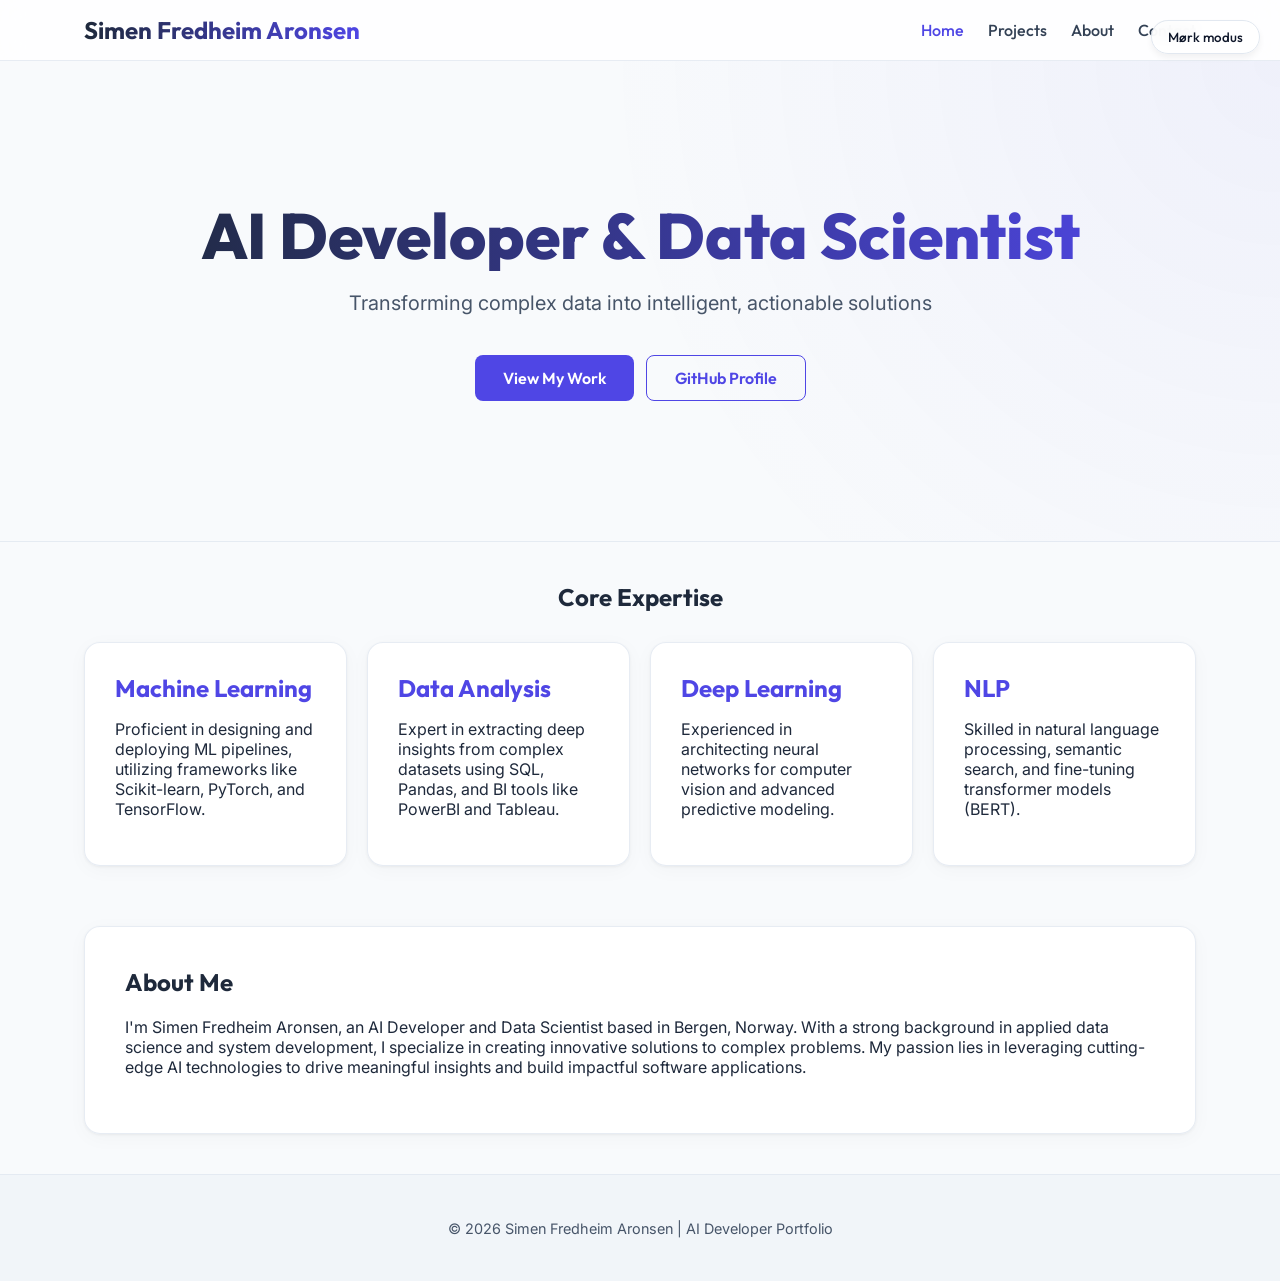
<file: index.html>
<!DOCTYPE html>
<html lang="en">
<head>
    <meta charset="utf-8">
    <meta name="viewport" content="width=device-width, initial-scale=1">
    <base href=".">
    <link rel="stylesheet" href="styles.css">
    <script defer src="script.js"></script>
    <title>Simen Fredheim Aronsen - AI Developer Portfolio</title>
    <meta name="description" content="Portfolio of Simen Fredheim Aronsen, an AI Developer and Data Scientist based in Bergen, Norway.">
    <meta property="og:title" content="Simen Fredheim Aronsen - AI Developer Portfolio">
    <meta property="og:description" content="Portfolio of Simen Fredheim Aronsen, an AI Developer and Data Scientist based in Bergen, Norway.">
    <meta property="og:type" content="website">
    <meta property="og:image" content="images/IMG_0593.jpg">
    <meta name="twitter:card" content="summary_large_image">
</head>
<body>
    <button id="themeToggle" type="button">Lys modus</button>
    <site-header current-page="home"></site-header>

    <main>
        <section id="showcase">
            <div class="container">
                <h1>AI Developer &amp; Data Scientist</h1>
                <p>Transforming complex data into intelligent, actionable solutions</p>
                <div class="button-group" style="justify-content: center;">
                    <a href="projects.html" class="button">View My Work</a>
                    <a href="https://github.com/SimenA89" target="_blank" class="button outline">GitHub Profile</a>
                </div>
            </div>
        </section>

        <section id="skills">
            <div class="container">
                <h2 style="text-align: center; margin-bottom: 10px;">Core Expertise</h2>
                <div class="skill-container">
                    <div class="skill">
                        <h3>Machine Learning</h3>
                        <p>Proficient in designing and deploying ML pipelines, utilizing frameworks like Scikit-learn, PyTorch, and TensorFlow.</p>
                    </div>
                    <div class="skill">
                        <h3>Data Analysis</h3>
                        <p>Expert in extracting deep insights from complex datasets using SQL, Pandas, and BI tools like PowerBI and Tableau.</p>
                    </div>
                    <div class="skill">
                        <h3>Deep Learning</h3>
                        <p>Experienced in architecting neural networks for computer vision and advanced predictive modeling.</p>
                    </div>
                    <div class="skill">
                        <h3>NLP</h3>
                        <p>Skilled in natural language processing, semantic search, and fine-tuning transformer models (BERT).</p>
                    </div>
                </div>
            </div>
        </section>

        <section class="container" style="padding-top: 20px;">
            <div style="background: var(--card-bg); padding: 40px; border-radius: 16px; box-shadow: var(--card-shadow); border: 1px solid var(--card-border);">
                <h2>About Me</h2>
                <p>I'm Simen Fredheim Aronsen, an AI Developer and Data Scientist based in Bergen, Norway. With a strong background in applied data science and system development, I specialize in creating innovative solutions to complex problems. My passion lies in leveraging cutting-edge AI technologies to drive meaningful insights and build impactful software applications.</p>
            </div>
        </section>
    </main>

    <site-footer></site-footer>
</body>
</html>
</file>
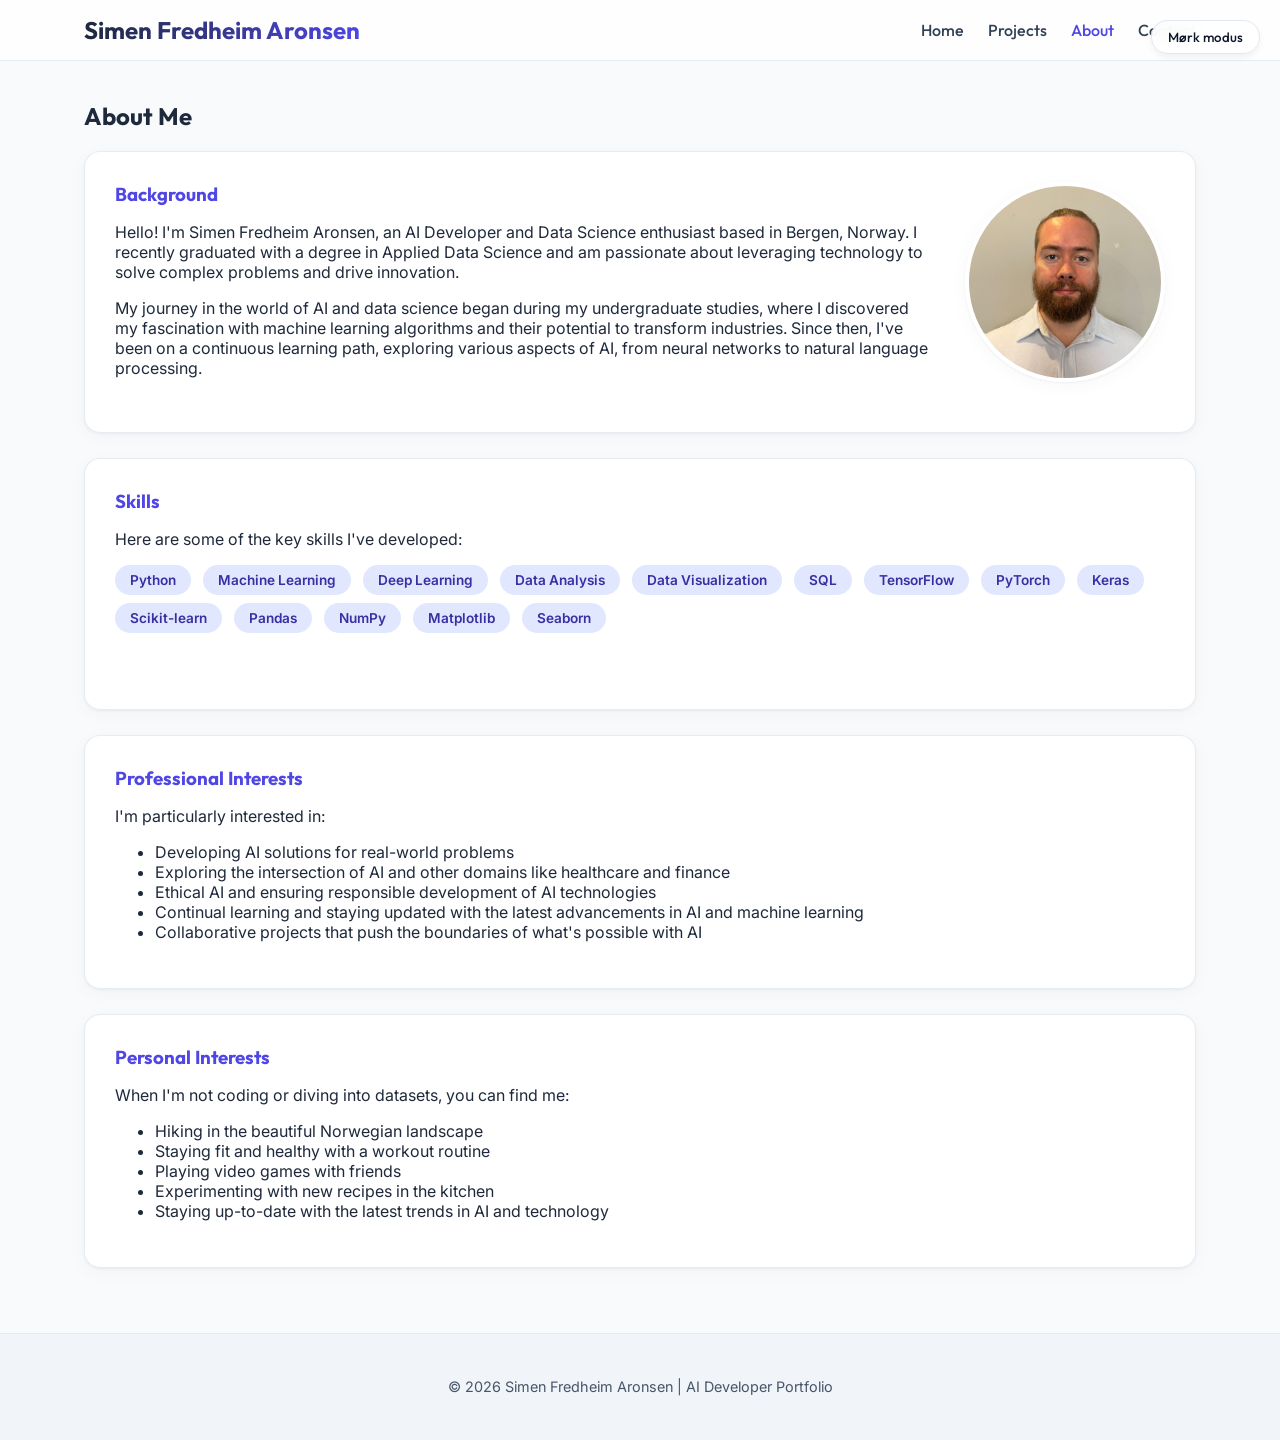
<file: about.html>
<html lang="en"><head><meta charset="utf-8"><meta name="viewport" content="width=device-width, initial-scale=1"><base href="."><link rel="stylesheet" href="styles.css">
<script defer src="script.js"></script>
<title>Simen Fredheim Aronsen - About Me</title>
<meta name="description" content="Learn more about Simen Fredheim Aronsen, his background in Applied Data Science, and his skills in Machine Learning and Deep Learning.">
<meta property="og:title" content="Simen Fredheim Aronsen - About Me">
<meta property="og:description" content="Learn more about Simen Fredheim Aronsen, his background in Applied Data Science, and his skills in Machine Learning and Deep Learning.">
<meta property="og:type" content="website">
<meta property="og:image" content="images/IMG_0593.jpg">
<meta name="twitter:card" content="summary">
</head>
<body>
    <button id="themeToggle" type="button">Lys modus</button>
    <site-header current-page="about"></site-header>

    <main class="container">
        <h2>About Me</h2>

        <div class="about-section">
            <img src="images/IMG_0593.jpg" alt="Profile picture of Simen Fredheim Aronsen" width="200" height="200" class="profile-image" loading="lazy">
            <h3>Background</h3>
            <p>Hello! I'm Simen Fredheim Aronsen, an AI Developer and Data Science enthusiast based in Bergen, Norway. I recently graduated with a degree in Applied Data Science and am passionate about leveraging technology to solve complex problems and drive innovation.</p>
            <p>My journey in the world of AI and data science began during my undergraduate studies, where I discovered my fascination with machine learning algorithms and their potential to transform industries. Since then, I've been on a continuous learning path, exploring various aspects of AI, from neural networks to natural language processing.</p>
        </div>

        <div class="about-section">
            <h3>Skills</h3>
            <p>Here are some of the key skills I've developed:</p>
            <div>
                <span class="skill">Python</span>
                <span class="skill">Machine Learning</span>
                <span class="skill">Deep Learning</span>
                <span class="skill">Data Analysis</span>
                <span class="skill">Data Visualization</span>
                <span class="skill">SQL</span>
                <span class="skill">TensorFlow</span>
                <span class="skill">PyTorch</span>
                <span class="skill">Keras</span>
                <span class="skill">Scikit-learn</span>
                <span class="skill">Pandas</span>
                <span class="skill">NumPy</span>
                <span class="skill">Matplotlib</span>
                <span class="skill">Seaborn</span>
                <span class="skill">Git</span>
                <span class="skill">Docker</span>
                <span class="skill">AWS</span>
                <span class="skill">Natural Language Processing</span>
                <span class="skill">Computer Vision</span>
            </div>
        </div>

        <div class="about-section">
            <h3>Professional Interests</h3>
            <p>I'm particularly interested in:</p>
            <ul>
                <li>Developing AI solutions for real-world problems</li>
                <li>Exploring the intersection of AI and other domains like healthcare and finance</li>
                <li>Ethical AI and ensuring responsible development of AI technologies</li>
                <li>Continual learning and staying updated with the latest advancements in AI and machine learning</li>
                <li>Collaborative projects that push the boundaries of what's possible with AI</li>
            </ul>
        </div>

        <div class="about-section">
            <h3>Personal Interests</h3>
            <p>When I'm not coding or diving into datasets, you can find me:</p>
            <ul>
                <li>Hiking in the beautiful Norwegian landscape</li>
                <li>Staying fit and healthy with a workout routine</li>
                <li>Playing video games with friends</li>
                <li>Experimenting with new recipes in the kitchen</li>
                <li>Staying up-to-date with the latest trends in AI and technology</li>
            </ul>
        </div>
    </main>

    <site-footer></site-footer>
</body>
</html>
</file>
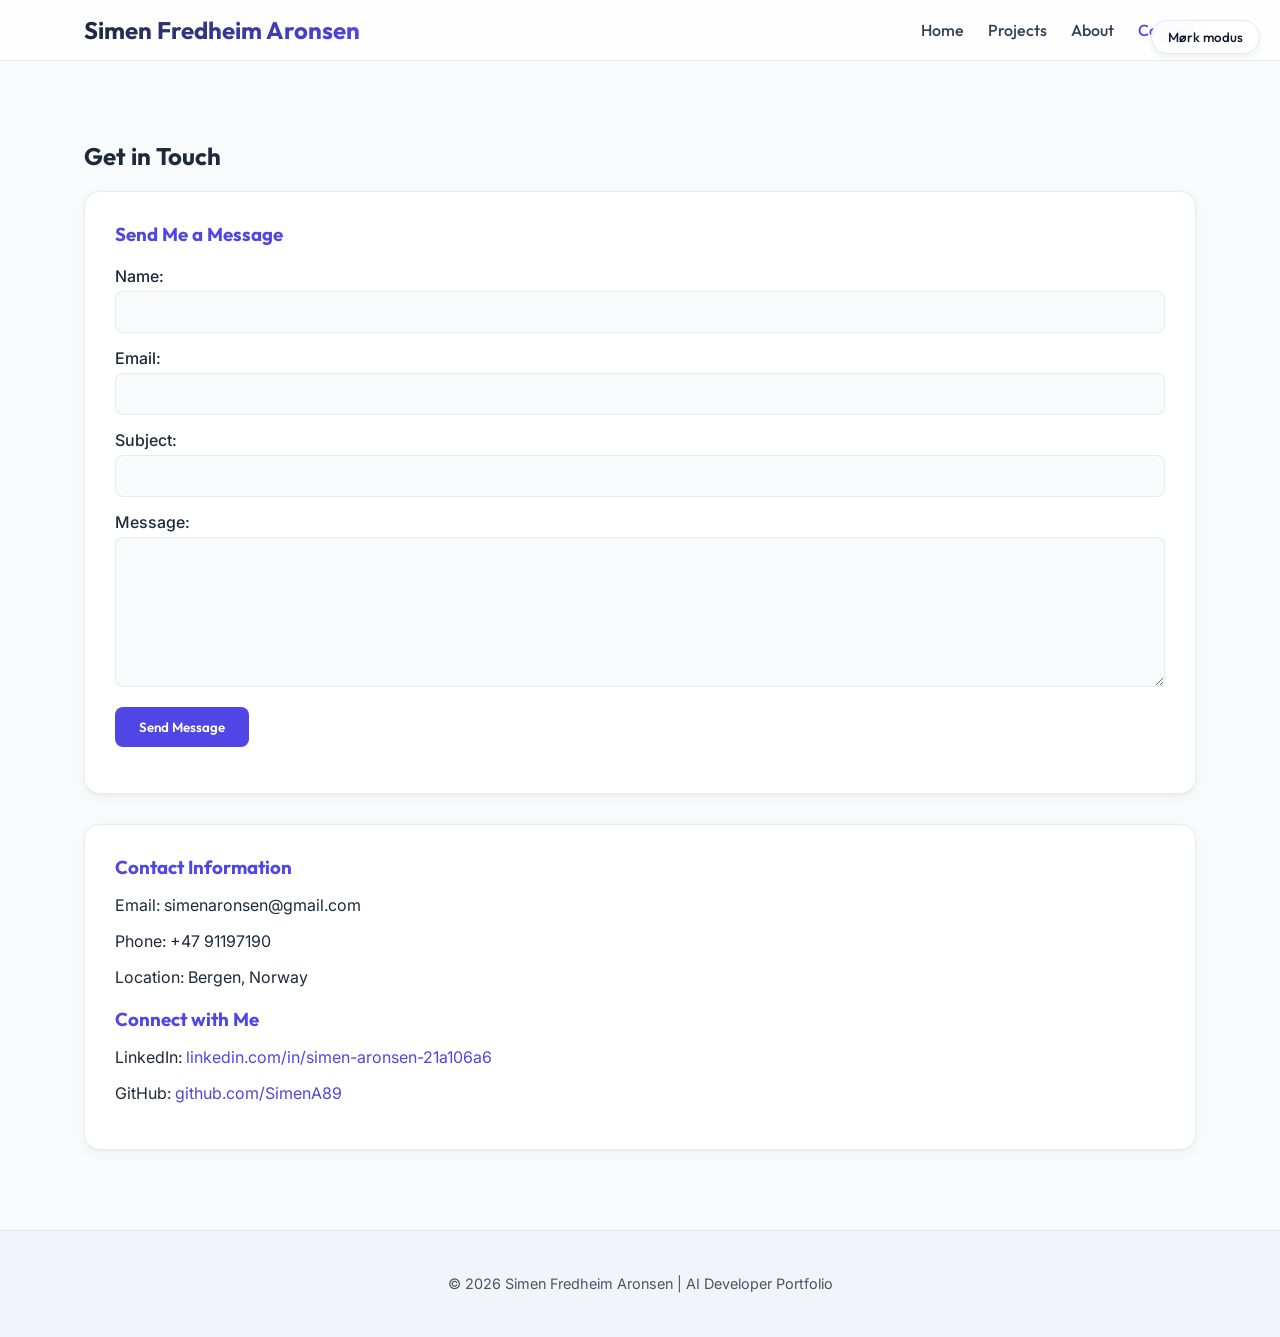
<file: contact.html>
<html lang="en"><head><meta charset="utf-8"><meta name="viewport" content="width=device-width, initial-scale=1"><base href="."><link rel="stylesheet" href="styles.css">
<script defer src="script.js"></script>
<title>Contact Simen Fredheim Aronsen - AI Developer</title>
<meta name="description" content="Get in touch with Simen Fredheim Aronsen for collaboration, opportunities, or questions related to AI and Data Science.">
<meta property="og:title" content="Contact Simen Fredheim Aronsen">
<meta property="og:description" content="Get in touch with Simen Fredheim Aronsen for collaboration, opportunities, or questions related to AI and Data Science.">
<meta property="og:type" content="website">
<meta property="og:image" content="images/IMG_0593.jpg">
<meta name="twitter:card" content="summary">
</head>
<body>
    <button id="themeToggle" type="button">Lys modus</button>
    <site-header current-page="contact"></site-header>

    <main id="contact">
        <div class="container">
            <h2>Get in Touch</h2>
            <div class="contact-form">
                <h3>Send Me a Message</h3>
                <form id="contactForm" action="https://formspree.io/f/xwpenbpe" method="POST">
                    <label for="name">Name:</label>
                    <input type="text" id="name" name="name" required>
                
                    <label for="email">Email:</label>
                    <input type="email" id="email" name="email" required>
                
                    <label for="subject">Subject:</label>
                    <input type="text" id="subject" name="subject" required>
                
                    <label for="message">Message:</label>
                    <textarea id="message" name="message" required></textarea>
                
                    <button type="submit">Send Message</button>
                </form>
            </div>
            <div class="contact-info">
                <h3>Contact Information</h3>
                <p>Email: simenaronsen@gmail.com</p>
                <p>Phone: +47 91197190</p>
                <p>Location: Bergen, Norway</p>
                <h3>Connect with Me</h3>
                <p>LinkedIn: <a href="https://www.linkedin.com/in/simen-aronsen-21a106a6/">linkedin.com/in/simen-aronsen-21a106a6</a></p>
                <p>GitHub: <a href="https://github.com/SimenA89">github.com/SimenA89</a></p>
            </div>
        </div>
    </main>

    <site-footer></site-footer>
</body>
</html>
</file>
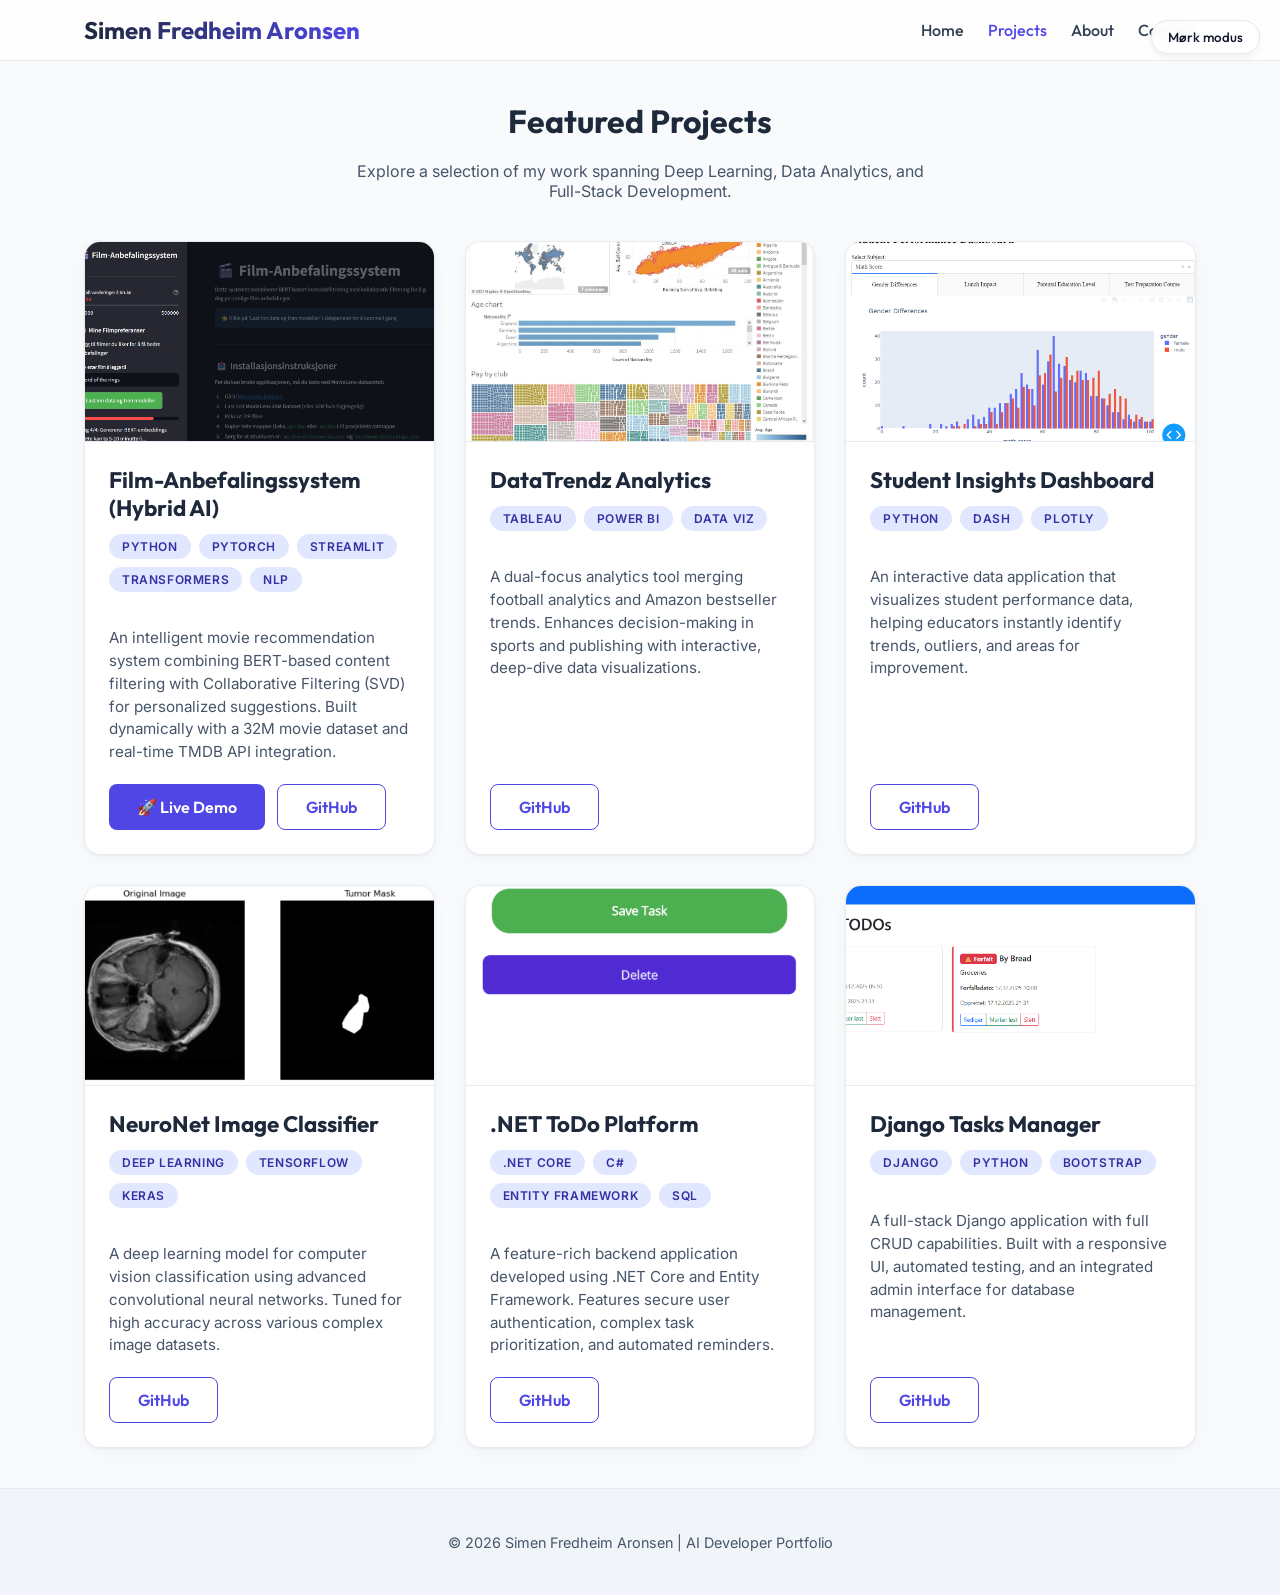
<file: projects.html>
<!DOCTYPE html>
<html lang="en">
<head>
    <meta charset="utf-8">
    <meta name="viewport" content="width=device-width, initial-scale=1">
    <base href=".">
    <link rel="stylesheet" href="styles.css">
    <script defer src="script.js"></script>
    <title>Simen Fredheim Aronsen - Projects</title>
    <meta name="description" content="Explore AI, Machine Learning, and Data Science projects by Simen Fredheim Aronsen.">
    <meta property="og:title" content="Simen Fredheim Aronsen - Projects">
    <meta property="og:description" content="Explore AI, Machine Learning, and Data Science projects by Simen Fredheim Aronsen.">
    <meta property="og:type" content="website">
    <meta property="og:image" content="images/NeuroNetClassifier.png">
    <meta name="twitter:card" content="summary_large_image">
</head>
<body>
    <button id="themeToggle" type="button">Lys modus</button>
    <site-header current-page="projects"></site-header>

    <main class="container">
        <h1 style="text-align: center; margin-bottom: 20px;">Featured Projects</h1>
        <p style="text-align: center; color: var(--text-muted); margin-bottom: 40px; max-width: 600px; margin-left: auto; margin-right: auto;">Explore a selection of my work spanning Deep Learning, Data Analytics, and Full-Stack Development.</p>

        <div class="projects-grid">
            
            <!-- PROJECT 1 -->
            <div class="project">
                <img src="images/filmanbefaling.png" alt="Film recommendation system interface" class="project-image" loading="lazy">
                <div class="project-content">
                    <h3>Film-Anbefalingssystem (Hybrid AI)</h3>
                    <div class="project-tags">
                        <span class="tag">Python</span>
                        <span class="tag">PyTorch</span>
                        <span class="tag">Streamlit</span>
                        <span class="tag">Transformers</span>
                        <span class="tag">NLP</span>
                    </div>
                    <p>An intelligent movie recommendation system combining BERT-based content filtering with Collaborative Filtering (SVD) for personalized suggestions. Built dynamically with a 32M movie dataset and real-time TMDB API integration.</p>
                    <div class="button-group" style="margin-top: auto;">
                        <a href="https://film-recommend.streamlit.app/" target="_blank" class="button">🚀 Live Demo</a>
                        <a href="https://github.com/SimenA89/film-anbefalingssystem" target="_blank" class="button outline">GitHub</a>
                    </div>
                </div>
            </div>

            <!-- PROJECT 2 -->
            <div class="project">
                <img src="images/DataTrendz.jpg" alt="DataTrendz Tableau and PowerBI dashboard" class="project-image" loading="lazy">
                <div class="project-content">
                    <h3>DataTrendz Analytics</h3>
                    <div class="project-tags">
                        <span class="tag">Tableau</span>
                        <span class="tag">Power BI</span>
                        <span class="tag">Data Viz</span>
                    </div>
                    <p>A dual-focus analytics tool merging football analytics and Amazon bestseller trends. Enhances decision-making in sports and publishing with interactive, deep-dive data visualizations.</p>
                    <div class="button-group" style="margin-top: auto;">
                        <a href="https://github.com/SimenA89/DataTrendz" target="_blank" class="button outline">GitHub</a>
                    </div>
                </div>
            </div>

            <!-- PROJECT 3 -->
            <div class="project">
                <img src="images/Student_Performance_Insights_Dashboard.png" alt="Student Performance Dashboard" class="project-image" loading="lazy">
                <div class="project-content">
                    <h3>Student Insights Dashboard</h3>
                    <div class="project-tags">
                        <span class="tag">Python</span>
                        <span class="tag">Dash</span>
                        <span class="tag">Plotly</span>
                    </div>
                    <p>An interactive data application that visualizes student performance data, helping educators instantly identify trends, outliers, and areas for improvement.</p>
                    <div class="button-group" style="margin-top: auto;">
                        <a href="https://github.com/SimenA89/Student-Performance-Insights-Dashboard" target="_blank" class="button outline">GitHub</a>
                    </div>
                </div>
            </div>

            <!-- PROJECT 4 -->
            <div class="project">
                <img src="images/NeuroNetClassifier.png" alt="NeuroNetClassifier architecture" class="project-image" loading="lazy">
                <div class="project-content">
                    <h3>NeuroNet Image Classifier</h3>
                    <div class="project-tags">
                        <span class="tag">Deep Learning</span>
                        <span class="tag">TensorFlow</span>
                        <span class="tag">Keras</span>
                    </div>
                    <p>A deep learning model for computer vision classification using advanced convolutional neural networks. Tuned for high accuracy across various complex image datasets.</p>
                    <div class="button-group" style="margin-top: auto;">
                        <a href="https://github.com/SimenA89/NeuroNetClassifier" target="_blank" class="button outline">GitHub</a>
                    </div>
                </div>
            </div>

            <!-- PROJECT 5 -->
            <div class="project">
                <img src="images/ToDo2.png" alt=".NET ToDo application" class="project-image" loading="lazy">
                <div class="project-content">
                    <h3>.NET ToDo Platform</h3>
                    <div class="project-tags">
                        <span class="tag">.NET Core</span>
                        <span class="tag">C#</span>
                        <span class="tag">Entity Framework</span>
                        <span class="tag">SQL</span>
                    </div>
                    <p>A feature-rich backend application developed using .NET Core and Entity Framework. Features secure user authentication, complex task prioritization, and automated reminders.</p>
                    <div class="button-group" style="margin-top: auto;">
                        <a href="https://github.com/SimenA89/.NET-toDo-App" target="_blank" class="button outline">GitHub</a>
                    </div>
                </div>
            </div>

            <!-- PROJECT 6 -->
            <div class="project">
                <img src="images/todo3.png" alt="Django Todo App interface" class="project-image" loading="lazy">
                <div class="project-content">
                    <h3>Django Tasks Manager</h3>
                    <div class="project-tags">
                        <span class="tag">Django</span>
                        <span class="tag">Python</span>
                        <span class="tag">Bootstrap</span>
                    </div>
                    <p>A full-stack Django application with full CRUD capabilities. Built with a responsive UI, automated testing, and an integrated admin interface for database management.</p>
                    <div class="button-group" style="margin-top: auto;">
                        <a href="https://github.com/SimenA89/01-todo" target="_blank" class="button outline">GitHub</a>
                    </div>
                </div>
            </div>
            
        </div>
    </main>

    <site-footer></site-footer>
</body>
</html>
</file>
<file: styles.css>
@import url('https://fonts.googleapis.com/css2?family=Outfit:wght@300;400;500;600;700&family=Inter:wght@400;500&display=swap');

:root {
  /* LIGHT MODE */
  --bg: #f8fafc;
  --text: #1e293b;
  --text-muted: #475569;

  --header-bg: rgba(255, 255, 255, 0.8);
  --header-text: #0f172a;
  --header-link: #334155;

  --accent: #4f46e5; /* Indigo */
  --accent-hover: #4338ca;
  --accent-light: rgba(79, 70, 229, 0.1);

  --hero-bg: radial-gradient(circle at top right, rgba(79, 70, 229, 0.05), transparent 50%), #f8fafc;
  
  --card-bg: rgba(255, 255, 255, 0.9);
  --card-shadow: 0 4px 20px rgba(0, 0, 0, 0.03), 0 1px 3px rgba(0,0,0,0.05);
  --card-border: rgba(226, 232, 240, 0.8);
  --card-text: #1e293b;

  --tag-bg: #e0e7ff;
  --tag-text: #3730a3;
  --tag-border: transparent;

  --footer-bg: #f1f5f9;
  --focus-outline: rgba(79, 70, 229, 0.5);

  --toggle-bg: rgba(255, 255, 255, 0.9);
  --toggle-border: rgba(226, 232, 240, 1);
  --toggle-text: #0f172a;
}

body[data-theme="dark"] {
  /* DARK MODE */
  --bg: #0b1120;
  --text: #f8fafc;
  --text-muted: #94a3b8;

  --header-bg: rgba(11, 17, 32, 0.8);
  --header-text: #f8fafc;
  --header-link: #cbd5e1;

  --accent: #38bdf8; /* Sky blue */
  --accent-hover: #0ea5e9;
  --accent-light: rgba(56, 189, 248, 0.1);

  --hero-bg: radial-gradient(circle at top right, rgba(56, 189, 248, 0.1), transparent 50%), #0b1120;

  --card-bg: rgba(30, 41, 59, 0.7);
  --card-shadow: 0 10px 30px rgba(0, 0, 0, 0.2);
  --card-border: rgba(255, 255, 255, 0.05);
  --card-text: #f8fafc;

  --tag-bg: rgba(56, 189, 248, 0.15);
  --tag-text: #38bdf8;
  --tag-border: rgba(56, 189, 248, 0.2);

  --footer-bg: #0f172a;
  --focus-outline: rgba(56, 189, 248, 0.5);

  --toggle-bg: rgba(30, 41, 59, 0.8);
  --toggle-border: rgba(255, 255, 255, 0.1);
  --toggle-text: #f8fafc;
}

:focus-visible {
  outline: 2px solid var(--focus-outline);
  outline-offset: 2px;
}

* {
  box-sizing: border-box;
}

body {
  font-family: 'Inter', sans-serif;
  color: var(--text);
  background: var(--bg);
  margin: 0;
  padding: 0;
  min-height: 100vh;
  display: flex;
  flex-direction: column;
  transition: background 0.3s ease, color 0.3s ease;
}

h1, h2, h3, h4, h5, h6 {
  font-family: 'Outfit', sans-serif;
  margin-top: 0;
}

.container {
  width: 90%;
  max-width: 1200px;
  margin: 0 auto;
  padding: 40px 20px;
  flex: 1;
}

/* --- THEME TOGGLE --- */
#themeToggle {
  position: fixed;
  top: 20px;
  right: 20px;
  z-index: 1000;
  padding: 8px 16px;
  border-radius: 20px;
  background: var(--toggle-bg);
  border: 1px solid var(--toggle-border);
  color: var(--toggle-text);
  cursor: pointer;
  backdrop-filter: blur(8px);
  -webkit-backdrop-filter: blur(8px);
  font-family: 'Outfit', sans-serif;
  font-weight: 500;
  transition: all 0.2s ease;
  box-shadow: 0 4px 6px rgba(0,0,0,0.05);
}
#themeToggle:hover {
  transform: translateY(-2px);
  box-shadow: 0 6px 12px rgba(0,0,0,0.1);
}

/* --- HEADER --- */
header {
  background: var(--header-bg);
  backdrop-filter: blur(12px);
  -webkit-backdrop-filter: blur(12px);
  border-bottom: 1px solid var(--card-border);
  position: sticky;
  top: 0;
  z-index: 100;
  padding: 15px 0;
}
header .container {
  display: flex;
  justify-content: space-between;
  align-items: center;
  padding: 0 20px;
}
#branding h1 {
  font-size: 24px;
  font-weight: 700;
  background: linear-gradient(to right, var(--text), var(--accent));
  -webkit-background-clip: text;
  -webkit-text-fill-color: transparent;
  margin: 0;
}
nav ul {
  list-style: none;
  display: flex;
  gap: 24px;
  margin: 0;
  padding: 0;
}
nav a {
  color: var(--header-link);
  text-decoration: none;
  font-weight: 500;
  font-family: 'Outfit', sans-serif;
  transition: color 0.2s ease;
}
nav a:hover, header .current a {
  color: var(--accent);
}

/* --- HERO SECTION --- */
#showcase {
  background: var(--hero-bg);
  text-align: center;
  padding: 100px 20px;
  border-bottom: 1px solid var(--card-border);
}
#showcase h1 {
  font-size: 4rem;
  font-weight: 800;
  line-height: 1.1;
  margin-bottom: 20px;
  background: linear-gradient(to right, var(--text), var(--accent));
  -webkit-background-clip: text;
  -webkit-text-fill-color: transparent;
  animation: fadeUp 0.8s ease-out;
}
#showcase p {
  font-size: 1.25rem;
  color: var(--text-muted);
  max-width: 600px;
  margin: 0 auto 40px auto;
  animation: fadeUp 1s ease-out;
}

/* --- BUTTONS --- */
.button {
  display: inline-flex;
  align-items: center;
  justify-content: center;
  background: var(--accent);
  color: #fff !important;
  padding: 12px 28px;
  border-radius: 8px;
  text-decoration: none;
  font-weight: 600;
  font-family: 'Outfit', sans-serif;
  transition: all 0.2s ease;
  border: none;
  cursor: pointer;
}
.button:hover {
  background: var(--accent-hover);
  transform: translateY(-2px);
  box-shadow: 0 8px 16px var(--accent-light);
}
.button.outline {
  background: transparent;
  color: var(--accent) !important;
  border: 1px solid var(--accent);
}
.button.outline:hover {
  background: var(--accent-light);
}
.button-group {
  display: flex;
  gap: 12px;
  flex-wrap: wrap;
}

/* --- SKILLS SECTION --- */
.skill-container {
  display: grid;
  grid-template-columns: repeat(auto-fit, minmax(250px, 1fr));
  gap: 20px;
  margin-top: 30px;
}
.skill {
  background: var(--card-bg);
  border: 1px solid var(--card-border);
  padding: 30px;
  border-radius: 16px;
  box-shadow: var(--card-shadow);
  transition: transform 0.3s ease;
}
.skill:hover {
  transform: translateY(-5px);
}
.skill h3 {
  color: var(--accent);
  font-size: 1.5rem;
  margin-bottom: 10px;
}

/* --- PROJECTS GRID --- */
.projects-grid {
  display: grid;
  grid-template-columns: repeat(auto-fit, minmax(320px, 1fr));
  gap: 30px;
  margin-top: 40px;
}
.project {
  background: var(--card-bg);
  border: 1px solid var(--card-border);
  border-radius: 16px;
  overflow: hidden;
  box-shadow: var(--card-shadow);
  transition: all 0.3s ease;
  display: flex;
  flex-direction: column;
}
.project:hover {
  transform: translateY(-8px);
  box-shadow: 0 20px 40px rgba(0,0,0,0.1);
  border-color: var(--accent-light);
}
.project-image {
  width: 100%;
  height: 200px;
  object-fit: cover;
  border-bottom: 1px solid var(--card-border);
}
.project-content {
  padding: 24px;
  flex: 1;
  display: flex;
  flex-direction: column;
}
.project h3 {
  font-size: 1.4rem;
  margin-bottom: 12px;
}
.project h3 a {
  color: var(--text);
  text-decoration: none;
}
.project p {
  color: var(--text-muted);
  font-size: 0.95rem;
  line-height: 1.5;
  margin-bottom: 20px;
  flex: 1;
}
.project-tags {
  display: flex;
  flex-wrap: wrap;
  gap: 8px;
  margin-bottom: 20px;
}
.tag {
  background: var(--tag-bg);
  color: var(--tag-text);
  border: 1px solid var(--tag-border);
  padding: 4px 12px;
  border-radius: 20px;
  font-size: 0.75rem;
  font-weight: 600;
  text-transform: uppercase;
  letter-spacing: 0.05em;
}

/* --- ABOUT PAGE SPECIFIC --- */
.about-section {
  background: var(--card-bg);
  border: 1px solid var(--card-border);
  border-radius: 16px;
  padding: 30px;
  margin-bottom: 25px;
  box-shadow: var(--card-shadow);
  overflow: hidden; /* For floating elements */
}
.about-section h3 {
  color: var(--accent);
  margin-bottom: 15px;
}
.about-section .profile-image {
  float: right;
  margin-left: 30px;
  margin-bottom: 20px;
  border-radius: 50%;
  box-shadow: var(--card-shadow);
  object-fit: cover;
  width: 200px;
  height: 200px;
  border: 4px solid var(--card-bg);
}
.about-section .skill {
  display: inline-block;
  background: var(--tag-bg);
  color: var(--tag-text);
  border: 1px solid var(--tag-border);
  padding: 6px 14px;
  border-radius: 20px;
  font-size: 0.85rem;
  font-weight: 600;
  margin-right: 8px;
  margin-bottom: 8px;
  box-shadow: none;
  transform: none;
}
.about-section .skill:hover {
  transform: none;
}

/* --- CONTACT PAGE SPECIFIC --- */
#contact {
  padding: 40px 0;
}
.contact-form {
  background: var(--card-bg);
  padding: 30px;
  border-radius: 16px;
  border: 1px solid var(--card-border);
  box-shadow: var(--card-shadow);
  margin-bottom: 30px;
}
.contact-form h3 {
  color: var(--accent);
  margin-bottom: 20px;
}
.contact-form label {
  display: block;
  margin: 15px 0 5px;
  font-weight: 500;
}
.contact-form input[type="text"],
.contact-form input[type="email"],
.contact-form textarea {
  width: 100%;
  padding: 12px;
  border: 1px solid var(--card-border);
  border-radius: 8px;
  background: var(--bg);
  color: var(--text);
  font-family: 'Inter', sans-serif;
  transition: border-color 0.2s;
}
.contact-form input:focus,
.contact-form textarea:focus {
  outline: none;
  border-color: var(--accent);
}
.contact-form textarea {
  height: 150px;
  resize: vertical;
}
.contact-form button {
  background: var(--accent);
  color: #fff;
  padding: 12px 24px;
  border: none;
  border-radius: 8px;
  font-weight: 600;
  font-family: 'Outfit', sans-serif;
  cursor: pointer;
  margin-top: 20px;
  transition: all 0.2s ease;
}
.contact-form button:hover {
  background: var(--accent-hover);
  transform: translateY(-2px);
}
.contact-info {
  background: var(--card-bg);
  padding: 30px;
  border-radius: 16px;
  border: 1px solid var(--card-border);
  box-shadow: var(--card-shadow);
}
.contact-info h3 {
  color: var(--accent);
  margin-top: 20px;
  margin-bottom: 10px;
}
.contact-info h3:first-child {
  margin-top: 0;
}
.contact-info a {
  color: var(--accent);
  text-decoration: none;
}
.contact-info a:hover {
  text-decoration: underline;
}

/* --- FOOTER --- */
footer {
  text-align: center;
  padding: 30px;
  background: var(--footer-bg);
  color: var(--text-muted);
  font-size: 0.9rem;
  border-top: 1px solid var(--card-border);
}

/* --- ANIMATIONS --- */
@keyframes fadeUp {
  from { opacity: 0; transform: translateY(20px); }
  to { opacity: 1; transform: translateY(0); }
}

@media (max-width: 768px) {
  #showcase h1 { font-size: 2.5rem; }
  header .container { flex-direction: column; gap: 15px; }
  nav ul { flex-wrap: wrap; justify-content: center; }
}
</file>
